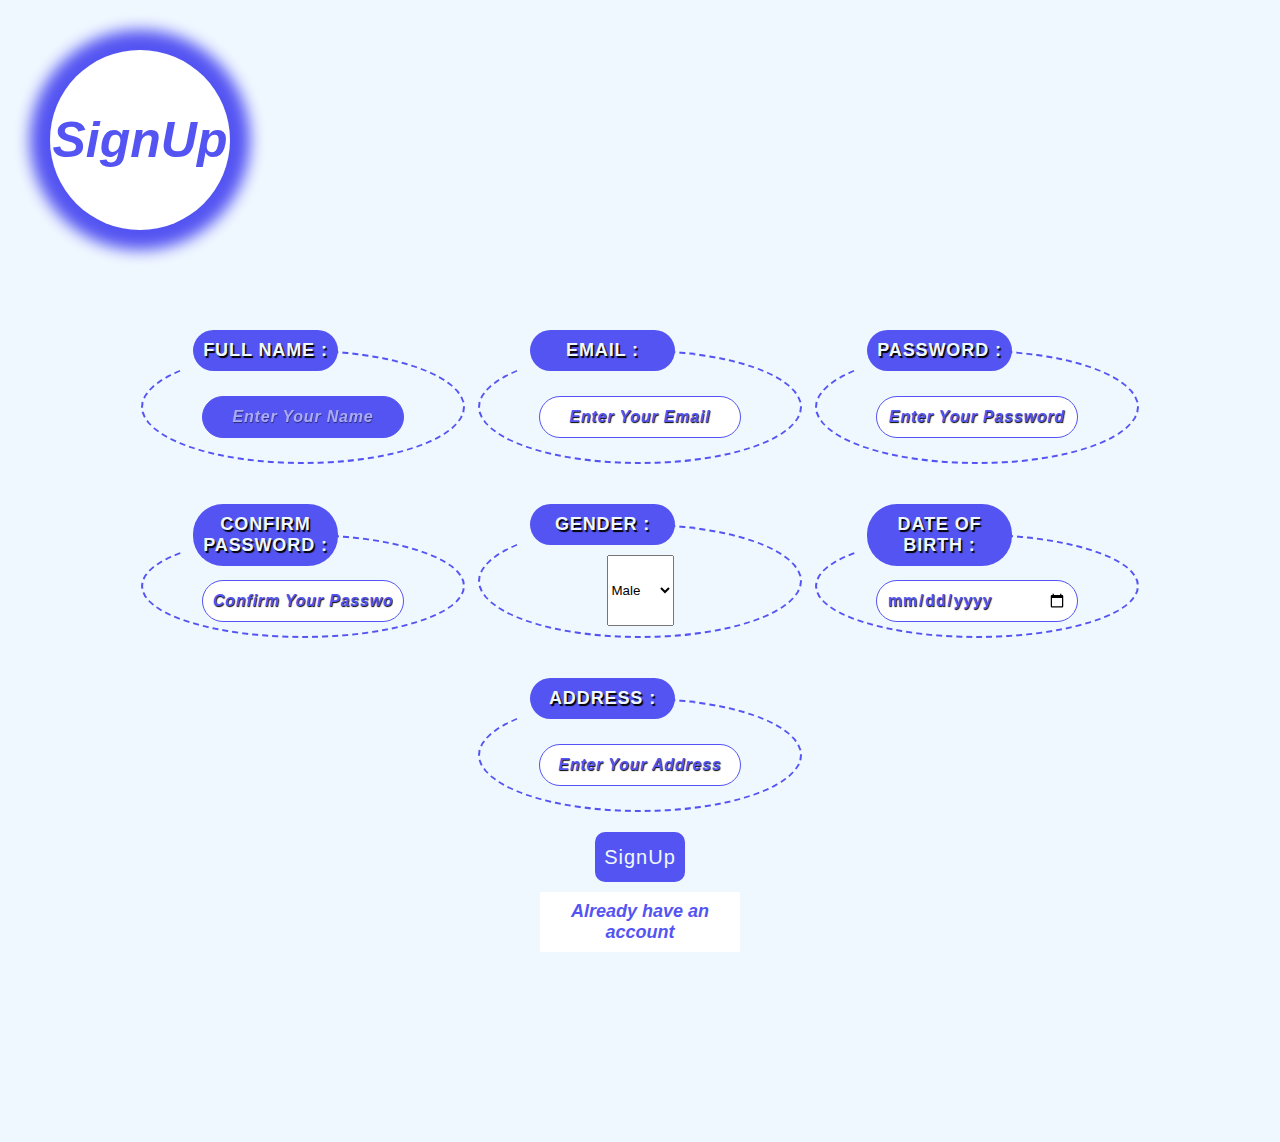
<file: index.html>
<!DOCTYPE html>
<html lang="en">

<head>
    <meta charset="UTF-8">
    <meta http-equiv="X-UA-Compatible" content="IE=edge">
    <meta name="viewport" content="width=device-width, initial-scale=1.0">
    <title> SignUp </title>
    <link rel="stylesheet" href="style.css">

</head>

<body>

    <h1> SignUp </h1>

    <p id="alert"></p>

    <form action="" onsubmit="signUp(event)">

        <div class="iDiv">

            <fieldset>
                <legend>
                    <p> FULL NAME : </p>
                </legend>
                <input type="text" placeholder="Enter Your Name" id="name" autofocus required>
            </fieldset>

            <fieldset>
                <legend>
                    <p> EMAIL : </p>
                </legend>
                <input type="email" placeholder="Enter Your Email" id="email" required>
            </fieldset>

            <fieldset>
                <legend>
                    <p> PASSWORD : </p>
                </legend>
                <input type="password" placeholder="Enter Your Password" id="password">
            </fieldset>
            <fieldset>
                <legend>
                    <p> CONFIRM PASSWORD : </p>
                </legend>
                <input type="password" placeholder="Confirm Your Password" id="passwordC" required>
            </fieldset>

            <fieldset>
                <legend>
                    <p> GENDER : </p>
                </legend>
                <select name="gender" id="gender">
                    <option value="male">Male</option>
                    <option value="female">Female</option>
                    <option value="other">Other</option>
                </select>
            </fieldset>

            <fieldset>
                <legend>
                    <p> DATE OF BIRTH : </p>
                </legend>
                <input type="date" placeholder="Enter Your Date Of Birth " id="DOB">
            </fieldset>

            <fieldset>
                <legend>
                    <p> ADDRESS : </p>
                </legend>
                <input type="text" placeholder="Enter Your Address">
            </fieldset>
        </div>
        <div class="btnDiv">
            <button type="submit"> SignUp</button>

            <a href="./login.html"> Already have an account </a>
        </div>
    </form>
    <br><br><br><br><br><br><br><br><br><br>

    <script src="index.js"></script>
</body>

</html>
</file>
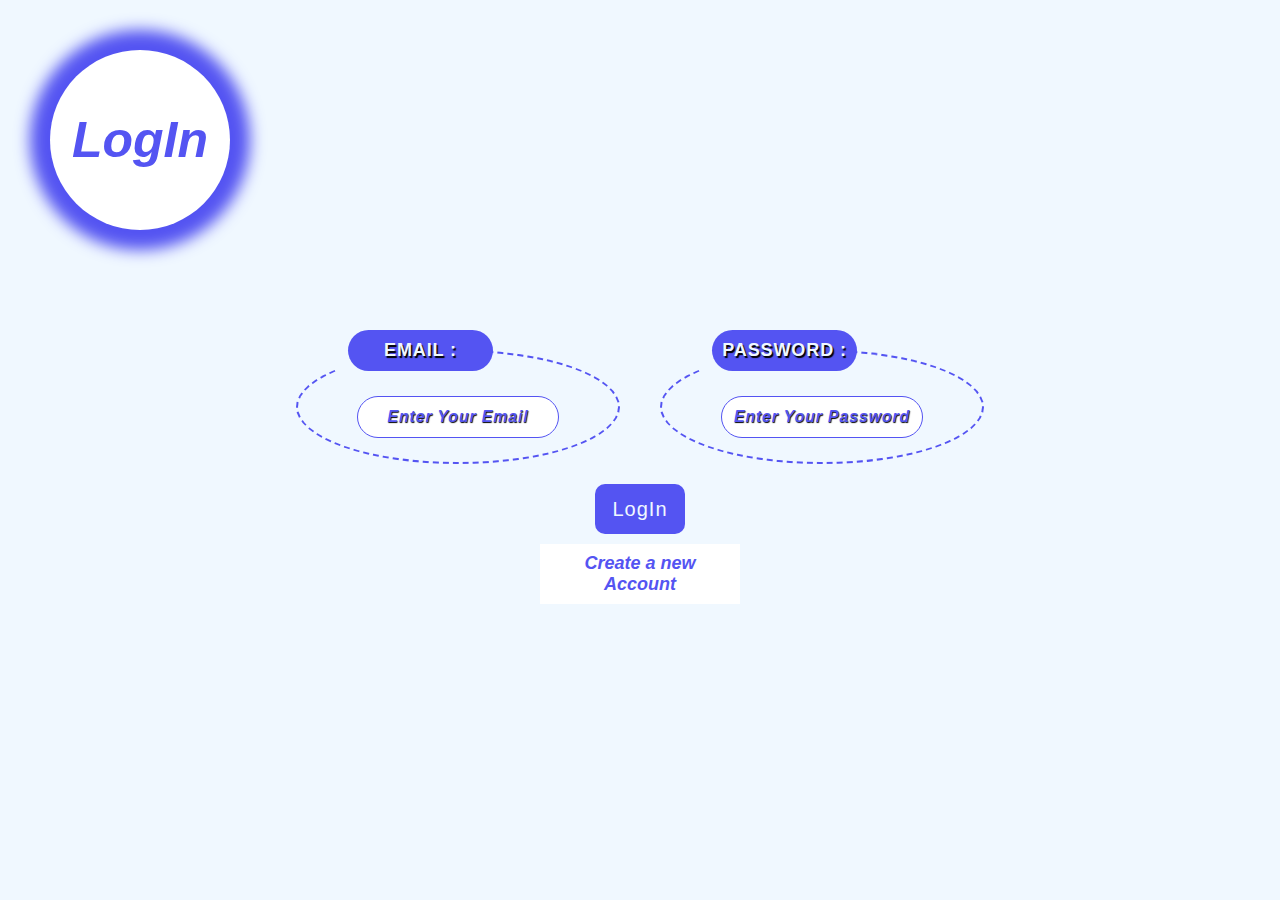
<file: home.html>
<!DOCTYPE html>
<html lang="en">

<head>
    <meta charset="UTF-8">
    <meta http-equiv="X-UA-Compatible" content="IE=edge">
    <meta name="viewport" content="width=device-width, initial-scale=1.0">
    <title> HOME </title>
    <link rel="stylesheet" href="style.css">

</head>

<body>

    <h1>HOME</h1>

    <h2 id="welcome">WELCOME</h2>

    <div id="infoDiv">
        <fieldset>
            <legend>
                <p>NAME:</p>
            </legend>
            <p id="displayName" class="infoBox"></p>
        </fieldset>

        <fieldset>
            <legend>
                <p>EMAIL:</p>
            </legend>
            <p id="displayEmail" class="infoBox"></p>
        </fieldset>

        <fieldset>
            <legend>
                <p>GENDER:</p>
            </legend>
            <p id="displayGender" class="infoBox"></p>
        </fieldset>
    </div>

    <div class="btnDiv">
        <button onclick="logOut(event)"> LogOut</button>
    </div>
    <!-- <button class="demo"></button> -->

    <script src="home.js"></script>
</body>

</html>
</file>
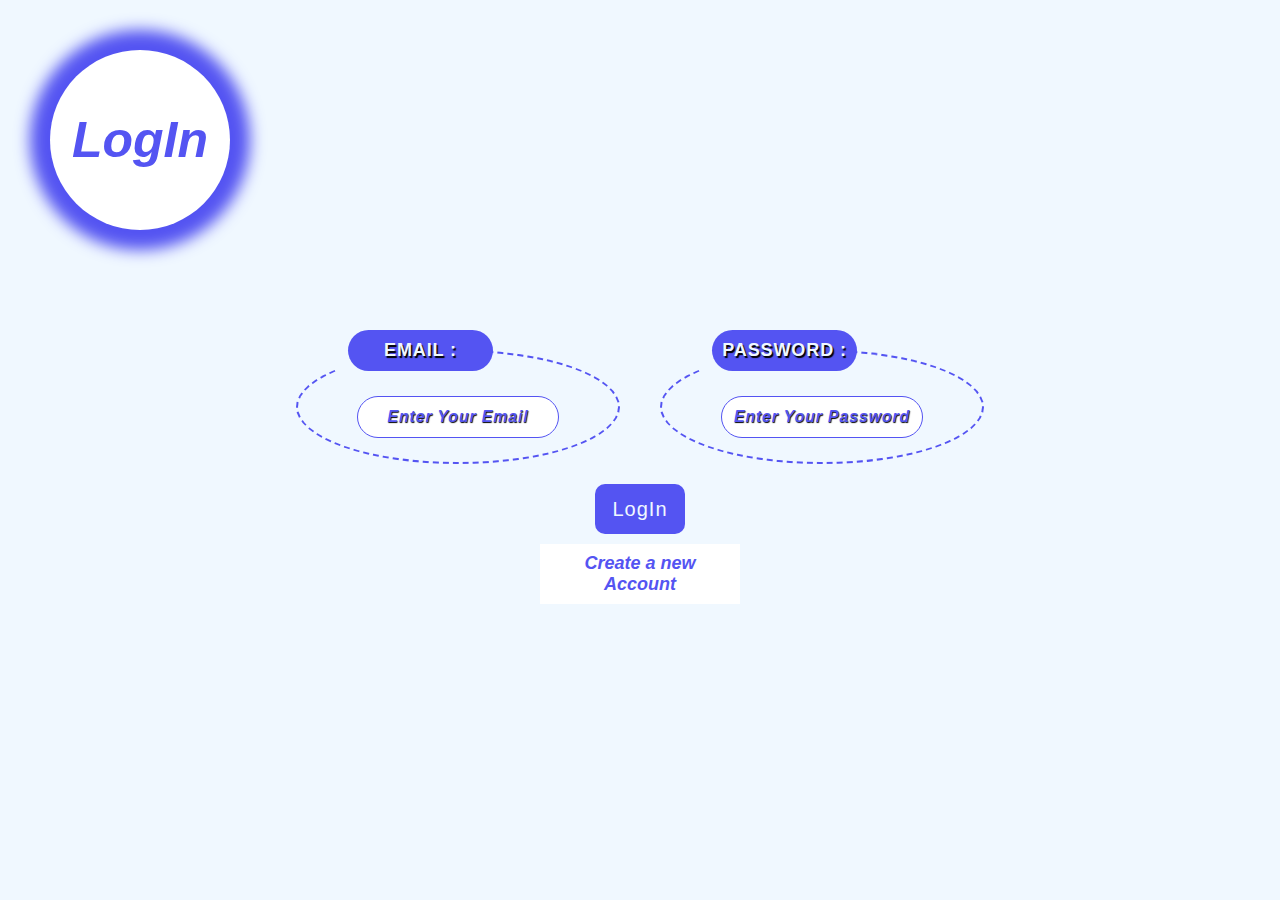
<file: login.html>
<!DOCTYPE html>
<html lang="en">

<head>
    <meta charset="UTF-8">
    <meta http-equiv="X-UA-Compatible" content="IE=edge">
    <meta name="viewport" content="width=device-width, initial-scale=1.0">
    <title> LogIn </title>
    <link rel="stylesheet" href="style.css">

</head>

<body>

    <h1>LogIn</h1>


    <form action="" onsubmit="logIn(event)">
        <p id="alert"></p>

        <div class="iDivLogIn">

            <fieldset>
                <legend>
                    <p> EMAIL : </p>
                </legend>
                <input type="email" placeholder="Enter Your Email" id="lEmail" required>
            </fieldset>

            <fieldset>
                <legend>
                    <p> PASSWORD : </p>
                </legend>
                <input type="password" placeholder="Enter Your Password" id="lPassword" required>
            </fieldset>

        </div>
        <div class="btnDiv">
            <button type="submit"> LogIn </button>

            <a href="./index.html"> Create a new Account </a>
        </div>
    </form>
    <br><br><br><br><br><br><br><br><br><br>

    <!-- <script src="home.js"></script> -->
    <script src="login.js"></script>
</body>

</html>
</file>
<file: style.css>
* {
    margin: 0;
    padding: 0;
    font-family: sans-serif;
}

body {
    background-color: aliceblue;
}

fieldset {
    /* padding: 20px; */
    width: 300px;
    height: 110px;
    display: flex;
    justify-content: center;
    margin: 20px 0px;
    border: 2px dashed rgb(84, 84, 242);
    border-radius: 50%;
    padding: 10px;
}

legend {
    margin-left: 30px;
    /* margin-right: 30px; */
    /* margin: 0 auto; */
    width: 20%;
    padding: 0px 20px 0px 10px;

}

legend>p {
    /* margin: 0px auto; */
    text-align: center;
    font-weight: bolder;
    font-size: 18px;
    /* box-shadow: -3px -3px 3px gray; */
    /* 0px 0px 5px 5px gray; */
    text-shadow: 1.5px 1.5px 1px black;
    letter-spacing: 0.05em;
    background-color: rgb(84, 84, 242);
    color: aliceblue;
    width: 125px;
    margin: 0 auto;
    padding: 10px;
    border-radius: 30px;
    /* 50px 50px 0px 0px ; */
}

input {
    padding: 10px;
    margin: 10px 0px;
    border: 1px solid rgb(84, 84, 242);
    color: rgb(84, 84, 242);
    text-shadow: 0.5px 0.5px 1px black;
    font-size: 16px;
    font-weight: bold;
    width: 60%;
    border-radius: 30px;
    height: 20px;
    align-self: center;
    letter-spacing: 00.05em;
}

input::placeholder {
    text-align: center;
    color: rgb(84, 84, 242);
    font-weight: bold;
    font-style: italic;
    text-shadow: 0.5px 0.5px 1px black;
}

input:focus {
    background-color: rgb(84, 84, 242);
    color: aliceblue;
    outline: none;

    /* border: 0px ; */
}

input:focus::placeholder {
    color: white;
    text-shadow: 0.5px 0.5px 1px black;
    opacity: 0.5;
}

form>.iDiv {
    width: 80%;
    margin: 0 auto;
    display: flex;
    justify-content: space-evenly;
    flex-wrap: wrap;

}

form>.iDivLogIn {
    width: 60vw;
    display: flex;
    justify-content: space-evenly;
    flex-wrap: wrap;
    /* margin: 0 auto; */
    margin: 0 auto;
}

h1 {
    color: rgb(84, 84, 242);
    font-size: 50px;
    font-weight: bolder;
    font-family: sans-serif;
    font-style: italic;
    padding: 15px;
    background-color: white;
    /* font-stretch: extra-expanded; */
    /* line-height: 500px; */
    display: flex;
    justify-content: center;
    align-items: center;
    width: 150px;
    height: 150px;
    /* margin-left: 05%; */
    margin: 50px 0px 10px 50px;
    box-shadow: 0px 0px 15px 20px rgb(84, 84, 242);
    border-radius: 50%;
}

button {
    color: aliceblue;
    background-color: rgb(84, 84, 242);
    outline: none;
    font-size: 20px;
    /* font-weight: bold; */
    letter-spacing: 00.05em;
    /* padding: 10px; */
    margin: 0 10px;
    width: 90px;
    height: 50px;
    align-self: flex-end;
    border: 0px;
    border-radius: 10px;
    /* margin: 0 10px; */

    /* display: flex; */
}

button:hover {
    height: 60px;
    width: 120px;
    /* font-weight: bold; */
    font-size: 25px;
    text-shadow: 2px 2px 1px black;
    border: 3px dotted aliceblue;
    box-shadow: 0px 0px 1px 5px rgb(84, 84, 242);
    border-radius: 50%;
    /* transition-delay: 0.05s; */
    transition: 0.8s;
    /* animation-duration: 0.1s; */
}

.btnDiv {
    width: 60vw;
    margin: 0 auto;
    /* margin: 10px 10px 0px 20%; */
    /* align-items: baseline; */
    text-align: center;
    align-content: center;
    /* display: flex; */
    /* mar */
    /* justify-content: center;  */
}

a {
    display: flex;
    justify-content: center;
    color: rgb(84, 84, 242);
    font-weight: bold;
    font-size: 18px;
    font-style: italic;
    font-family: sans-serif;
    background-color: white;
    /* background-image:  linear-gradient(to  right,  rgba(84, 84, 242, 0.5),  rgb(84, 84, 242) ); */
    text-decoration: none;
    align-items: center;
    height: 40px;
    width: 180px;
    margin: 10px auto;
    padding: 10px;

}

a:hover {
    background-color: rgb(84, 84, 242);
    color: aliceblue;
    /* text-decoration: underline; */
    font-size: 25px;
    height: 55px;
    width: 220px;
    margin: 10px auto;
    border-radius: 40%;
    transition: 0.8s;
    /* animation-duration: 00.5s; */
    /* transition-delay: 1s;
    transition-property: background-color; */
    /* transition-property: back;
    transition-delay: 1s; */
}


/* .demo {
    background: linear-gradient(to bottom right, red, yellow, green, blue);
} */

#alert {
    color: red;
    /* display: ; */
    visibility: hidden;
    /* background: lightcyan; */
    font-size: 20px;
    font-weight: bold;
    padding: 10px;
    margin: 50px auto 10px auto;
    text-align: center;
    width: 60%;
    border-radius: 10%;
    box-shadow: 0px 0px 5px 2px red;
}

#infoDiv {
    display: flex;
    justify-content: space-evenly;
    flex-wrap: wrap;
}

.infoBox {
    margin: 0 auto;
    align-self: center;
    padding: 10px;
    border-radius: 20%;
    color: rgb(84, 84, 242);
    box-shadow: 2px 2px 5px gray;
    text-shadow: 1px 1px 2px black;
    letter-spacing: 00.05em;
    font-weight: bold;
    font-size: 20px;

}

#welcome {
    padding: 30px;
    font-size: 45px;
    margin: 50px auto;
    width: 220px;
    text-align: center;
    text-shadow: 3px 3px 1px rgb(84, 84, 242);
    border-radius: 0px 50px 0px 20px;
    box-shadow: 0px 0px 10px 2px #333;
    background: linear-gradient(to bottom left, aliceblue, rgb(84, 84, 242));
    color: white;
}
</file>
